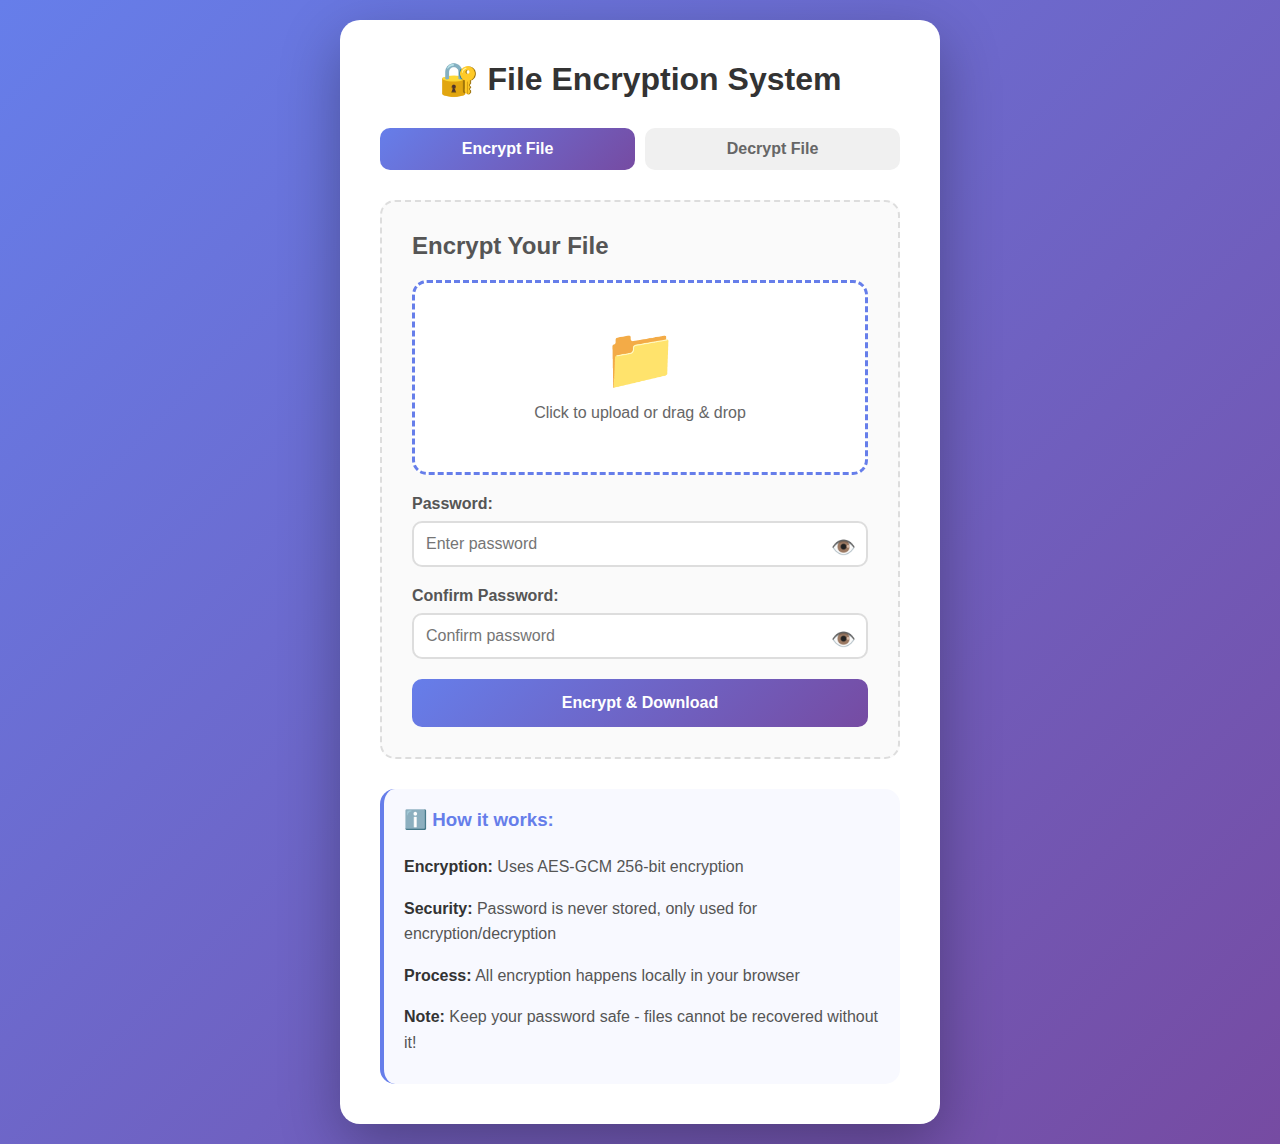
<file: Password Decrypt Direct/index.html>
<!DOCTYPE html>
<html lang="en">
<head>
    <meta charset="UTF-8">
    <meta name="viewport" content="width=device-width, initial-scale=1.0">
    <title>File Encryption System</title>
    <link rel="stylesheet" href="style.css">
</head>
<body>
    <div class="container">
        <h1>🔐 File Encryption System</h1>
        
        <div class="tabs">
            <button class="tab-btn active" data-tab="encrypt">Encrypt File</button>
            <button class="tab-btn" data-tab="decrypt">Decrypt File</button>
        </div>

        <!-- Encrypt Tab -->
        <div class="tab-content active" id="encrypt">
            <div class="card">
                <h2>Encrypt Your File</h2>
                <div class="upload-area" id="encryptUploadArea">
                    <input type="file" id="encryptFileInput" hidden>
                    <div class="upload-icon">📁</div>
                    <p>Click to upload or drag & drop</p>
                    <span class="file-name" id="encryptFileName"></span>
                </div>
                
                <div class="input-group">
                    <label for="encryptPassword">Password:</label>
                    <input type="password" id="encryptPassword" placeholder="Enter password">
                    <span class="toggle-password" onclick="togglePassword('encryptPassword')">👁️</span>
                </div>

                <div class="input-group">
                    <label for="confirmPassword">Confirm Password:</label>
                    <input type="password" id="confirmPassword" placeholder="Confirm password">
                    <span class="toggle-password" onclick="togglePassword('confirmPassword')">👁️</span>
                </div>

                <button class="btn btn-primary" id="encryptBtn">
                    <span class="btn-text">Encrypt & Download</span>
                    <span class="spinner" style="display: none;">⏳</span>
                </button>

                <div class="message" id="encryptMessage"></div>
            </div>
        </div>

        <!-- Decrypt Tab -->
        <div class="tab-content" id="decrypt">
            <div class="card">
                <h2>Decrypt Your File</h2>
                <div class="upload-area" id="decryptUploadArea">
                    <input type="file" id="decryptFileInput" hidden>
                    <div class="upload-icon">📁</div>
                    <p>Click to upload encrypted file</p>
                    <span class="file-name" id="decryptFileName"></span>
                </div>
                
                <div class="input-group">
                    <label for="decryptPassword">Password:</label>
                    <input type="password" id="decryptPassword" placeholder="Enter password">
                    <span class="toggle-password" onclick="togglePassword('decryptPassword')">👁️</span>
                </div>

                <button class="btn btn-primary" id="decryptBtn">
                    <span class="btn-text">Decrypt & Download</span>
                    <span class="spinner" style="display: none;">⏳</span>
                </button>

                <div class="message" id="decryptMessage"></div>
            </div>
        </div>

        <div class="info-box">
            <h3>ℹ️ How it works:</h3>
            <ul>
                <li><strong>Encryption:</strong> Uses AES-GCM 256-bit encryption</li>
                <li><strong>Security:</strong> Password is never stored, only used for encryption/decryption</li>
                <li><strong>Process:</strong> All encryption happens locally in your browser</li>
                <li><strong>Note:</strong> Keep your password safe - files cannot be recovered without it!</li>
            </ul>
        </div>
    </div>

    <script src="script.js"></script>
</body>
</html>
</file>
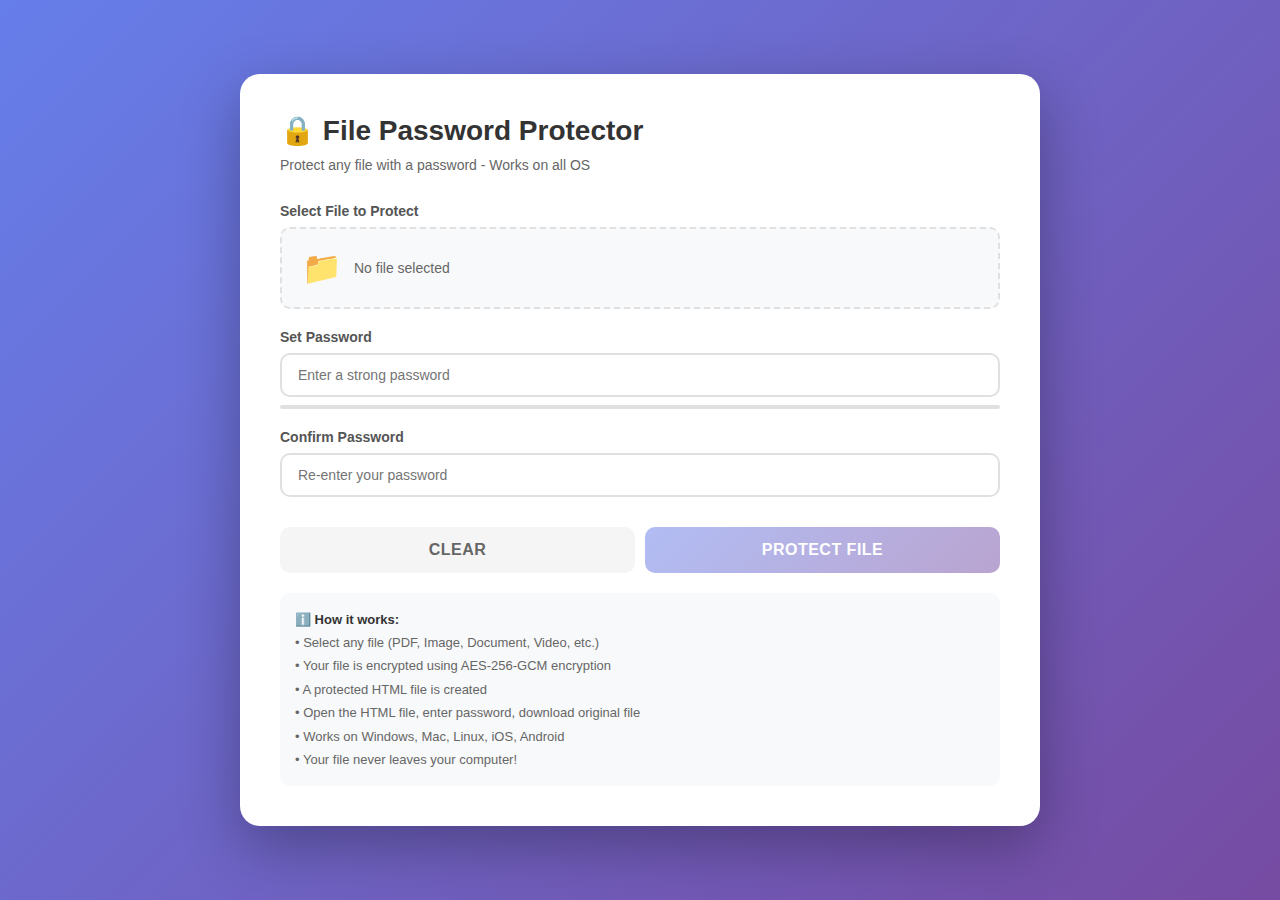
<file: Password Decrypt using Link/password-protector.html>
<!DOCTYPE html>
<html lang="en">
<head>
    <meta charset="UTF-8">
    <meta name="viewport" content="width=device-width, initial-scale=1.0">
    <title>File Password Protector</title>
    <link rel="stylesheet" href="style.css">
</head>
<body>
    <div class="container">
        <h1>🔒 File Password Protector</h1>
        <p class="subtitle">Protect any file with a password - Works on all OS</p>

        <div id="alertBox" class="alert"></div>

        <div class="form-group">
            <label for="fileInput">Select File to Protect</label>
            <div class="file-input-wrapper">
                <input type="file" id="fileInput" onchange="handleFileSelect(event)">
                <div class="file-input-display">
                    <span class="file-icon">📁</span>
                    <span id="fileName">No file selected</span>
                </div>
            </div>
            <div id="fileInfo" class="file-details"></div>
        </div>

        <div class="form-group">
            <label for="password">Set Password</label>
            <input type="password" id="password" placeholder="Enter a strong password">
            <div class="password-strength">
                <div id="strengthBar" class="password-strength-bar"></div>
            </div>
        </div>

        <div class="form-group">
            <label for="confirmPassword">Confirm Password</label>
            <input type="password" id="confirmPassword" placeholder="Re-enter your password">
        </div>

        <div class="button-group">
            <button class="btn-secondary" onclick="clearForm()">Clear</button>
            <button class="btn-primary" onclick="createProtectedFile()" id="protectBtn" disabled>
                Protect File
            </button>
        </div>

        <div class="file-info">
            <strong>ℹ️ How it works:</strong><br>
            • Select any file (PDF, Image, Document, Video, etc.)<br>
            • Your file is encrypted using AES-256-GCM encryption<br>
            • A protected HTML file is created<br>
            • Open the HTML file, enter password, download original file<br>
            • Works on Windows, Mac, Linux, iOS, Android<br>
            • Your file never leaves your computer!
        </div>
    </div>

    <script src="script.js"></script>
</body>
</html>
</file>
<file: Password Decrypt Direct/style.css>
* {
    margin: 0;
    padding: 0;
    box-sizing: border-box;
}

body {
    font-family: 'Segoe UI', Tahoma, Geneva, Verdana, sans-serif;
    background: linear-gradient(135deg, #667eea 0%, #764ba2 100%);
    min-height: 100vh;
    padding: 20px;
    display: flex;
    justify-content: center;
    align-items: center;
}

.container {
    max-width: 600px;
    width: 100%;
    background: white;
    border-radius: 20px;
    padding: 40px;
    box-shadow: 0 20px 60px rgba(0, 0, 0, 0.3);
}

h1 {
    text-align: center;
    color: #333;
    margin-bottom: 30px;
    font-size: 2em;
}

h2 {
    color: #555;
    margin-bottom: 20px;
    font-size: 1.5em;
}

/* Tabs */
.tabs {
    display: flex;
    gap: 10px;
    margin-bottom: 30px;
}

.tab-btn {
    flex: 1;
    padding: 12px 20px;
    background: #f0f0f0;
    border: none;
    border-radius: 10px;
    cursor: pointer;
    font-size: 16px;
    font-weight: 600;
    transition: all 0.3s ease;
    color: #666;
}

.tab-btn:hover {
    background: #e0e0e0;
}

.tab-btn.active {
    background: linear-gradient(135deg, #667eea 0%, #764ba2 100%);
    color: white;
}

/* Tab Content */
.tab-content {
    display: none;
}

.tab-content.active {
    display: block;
    animation: fadeIn 0.3s ease;
}

@keyframes fadeIn {
    from {
        opacity: 0;
        transform: translateY(10px);
    }
    to {
        opacity: 1;
        transform: translateY(0);
    }
}

/* Card */
.card {
    background: #fafafa;
    padding: 30px;
    border-radius: 15px;
    border: 2px dashed #ddd;
}

/* Upload Area */
.upload-area {
    border: 3px dashed #667eea;
    border-radius: 15px;
    padding: 40px;
    text-align: center;
    cursor: pointer;
    transition: all 0.3s ease;
    background: white;
    margin-bottom: 20px;
}

.upload-area:hover {
    border-color: #764ba2;
    background: #f8f9ff;
}

.upload-area.dragover {
    background: #e8ebff;
    border-color: #764ba2;
    transform: scale(1.02);
}

.upload-icon {
    font-size: 60px;
    margin-bottom: 10px;
}

.upload-area p {
    color: #666;
    font-size: 16px;
    margin-bottom: 10px;
}

.file-name {
    display: block;
    color: #667eea;
    font-weight: 600;
    margin-top: 10px;
    word-break: break-all;
}

/* Input Group */
.input-group {
    margin-bottom: 20px;
    position: relative;
}

.input-group label {
    display: block;
    margin-bottom: 8px;
    color: #555;
    font-weight: 600;
}

.input-group input {
    width: 100%;
    padding: 12px 40px 12px 12px;
    border: 2px solid #ddd;
    border-radius: 10px;
    font-size: 16px;
    transition: all 0.3s ease;
}

.input-group input:focus {
    outline: none;
    border-color: #667eea;
    box-shadow: 0 0 0 3px rgba(102, 126, 234, 0.1);
}

.toggle-password {
    position: absolute;
    right: 12px;
    top: 40px;
    cursor: pointer;
    user-select: none;
    font-size: 20px;
}

/* Button */
.btn {
    width: 100%;
    padding: 15px;
    border: none;
    border-radius: 10px;
    font-size: 16px;
    font-weight: 600;
    cursor: pointer;
    transition: all 0.3s ease;
    position: relative;
}

.btn-primary {
    background: linear-gradient(135deg, #667eea 0%, #764ba2 100%);
    color: white;
}

.btn-primary:hover {
    transform: translateY(-2px);
    box-shadow: 0 10px 20px rgba(102, 126, 234, 0.3);
}

.btn-primary:active {
    transform: translateY(0);
}

.btn:disabled {
    opacity: 0.6;
    cursor: not-allowed;
}

/* Message */
.message {
    margin-top: 20px;
    padding: 15px;
    border-radius: 10px;
    text-align: center;
    font-weight: 600;
    display: none;
}

.message.success {
    background: #d4edda;
    color: #155724;
    border: 1px solid #c3e6cb;
    display: block;
}

.message.error {
    background: #f8d7da;
    color: #721c24;
    border: 1px solid #f5c6cb;
    display: block;
}

/* Info Box */
.info-box {
    margin-top: 30px;
    padding: 20px;
    background: #f8f9ff;
    border-radius: 15px;
    border-left: 4px solid #667eea;
}

.info-box h3 {
    color: #667eea;
    margin-bottom: 15px;
}

.info-box ul {
    list-style: none;
    padding-left: 0;
}

.info-box li {
    padding: 8px 0;
    color: #555;
    line-height: 1.6;
}

.info-box strong {
    color: #333;
}

/* Spinner */
.spinner {
    display: inline-block;
    animation: spin 1s linear infinite;
}

@keyframes spin {
    0% { transform: rotate(0deg); }
    100% { transform: rotate(360deg); }
}

/* Responsive */
@media (max-width: 600px) {
    .container {
        padding: 20px;
    }

    h1 {
        font-size: 1.5em;
    }

    .card {
        padding: 20px;
    }

    .upload-area {
        padding: 30px 20px;
    }
}
</file>
<file: Password Decrypt using Link/style.css>
* {
    margin: 0;
    padding: 0;
    box-sizing: border-box;
}

body {
    font-family: 'Segoe UI', Tahoma, Geneva, Verdana, sans-serif;
    background: linear-gradient(135deg, #667eea 0%, #764ba2 100%);
    min-height: 100vh;
    display: flex;
    justify-content: center;
    align-items: center;
    padding: 20px;
}

.container {
    background: white;
    border-radius: 20px;
    box-shadow: 0 20px 60px rgba(0, 0, 0, 0.3);
    max-width: 800px;
    width: 100%;
    padding: 40px;
    animation: slideIn 0.5s ease-out;
}

@keyframes slideIn {
    from {
        opacity: 0;
        transform: translateY(-30px);
    }
    to {
        opacity: 1;
        transform: translateY(0);
    }
}

h1 {
    color: #333;
    margin-bottom: 10px;
    font-size: 28px;
}

.subtitle {
    color: #666;
    margin-bottom: 30px;
    font-size: 14px;
}

.form-group {
    margin-bottom: 20px;
}

label {
    display: block;
    margin-bottom: 8px;
    color: #555;
    font-weight: 600;
    font-size: 14px;
}

input[type="password"] {
    width: 100%;
    padding: 12px 16px;
    border: 2px solid #e0e0e0;
    border-radius: 10px;
    font-size: 14px;
    transition: all 0.3s;
    font-family: inherit;
}

input[type="password"]:focus {
    outline: none;
    border-color: #667eea;
    box-shadow: 0 0 0 3px rgba(102, 126, 234, 0.1);
}

/* File Input Styles */
.file-input-wrapper {
    position: relative;
}

input[type="file"] {
    position: absolute;
    opacity: 0;
    width: 100%;
    height: 100%;
    cursor: pointer;
    z-index: 2;
}

.file-input-display {
    display: flex;
    align-items: center;
    gap: 12px;
    padding: 20px;
    border: 2px dashed #e0e0e0;
    border-radius: 10px;
    background: #f8f9fa;
    transition: all 0.3s;
    cursor: pointer;
}

.file-input-display:hover {
    border-color: #667eea;
    background: #f0f4ff;
}

.file-input-wrapper:has(input[type="file"]:focus) .file-input-display {
    border-color: #667eea;
    box-shadow: 0 0 0 3px rgba(102, 126, 234, 0.1);
}

.file-icon {
    font-size: 32px;
}

#fileName {
    color: #666;
    font-size: 14px;
}

.file-details {
    margin-top: 10px;
    padding: 12px;
    background: #e8f5e9;
    border-radius: 8px;
    font-size: 13px;
    color: #2e7d32;
    display: none;
}

.file-details.active {
    display: block;
}

.password-strength {
    height: 4px;
    background: #e0e0e0;
    border-radius: 2px;
    margin-top: 8px;
    overflow: hidden;
}

.password-strength-bar {
    height: 100%;
    width: 0;
    transition: all 0.3s;
    border-radius: 2px;
}

.strength-weak { 
    width: 33%; 
    background: #f44336; 
}

.strength-medium { 
    width: 66%; 
    background: #ff9800; 
}

.strength-strong { 
    width: 100%; 
    background: #4caf50; 
}

.button-group {
    display: flex;
    gap: 10px;
    margin-top: 30px;
}

button {
    flex: 1;
    padding: 14px 24px;
    border: none;
    border-radius: 10px;
    font-size: 16px;
    font-weight: 600;
    cursor: pointer;
    transition: all 0.3s;
    text-transform: uppercase;
    letter-spacing: 0.5px;
}

.btn-primary {
    background: linear-gradient(135deg, #667eea 0%, #764ba2 100%);
    color: white;
}

.btn-primary:hover:not(:disabled) {
    transform: translateY(-2px);
    box-shadow: 0 10px 20px rgba(102, 126, 234, 0.3);
}

.btn-secondary {
    background: #f5f5f5;
    color: #666;
}

.btn-secondary:hover {
    background: #e0e0e0;
}

button:disabled {
    opacity: 0.5;
    cursor: not-allowed;
    transform: none !important;
}

.alert {
    padding: 12px 16px;
    border-radius: 10px;
    margin-bottom: 20px;
    display: none;
    animation: fadeIn 0.3s;
}

@keyframes fadeIn {
    from { opacity: 0; }
    to { opacity: 1; }
}

.alert-success {
    background: #d4edda;
    color: #155724;
    border: 1px solid #c3e6cb;
}

.alert-error {
    background: #f8d7da;
    color: #721c24;
    border: 1px solid #f5c6cb;
}

.alert-info {
    background: #d1ecf1;
    color: #0c5460;
    border: 1px solid #bee5eb;
}

.file-info {
    background: #f8f9fa;
    padding: 15px;
    border-radius: 10px;
    margin-top: 20px;
    font-size: 13px;
    color: #666;
    line-height: 1.8;
}

.file-info strong {
    color: #333;
}

/* Loading Spinner */
.spinner {
    display: inline-block;
    width: 16px;
    height: 16px;
    border: 2px solid rgba(255, 255, 255, 0.3);
    border-radius: 50%;
    border-top-color: white;
    animation: spin 0.8s linear infinite;
    margin-right: 8px;
}

@keyframes spin {
    to { transform: rotate(360deg); }
}
</file>
